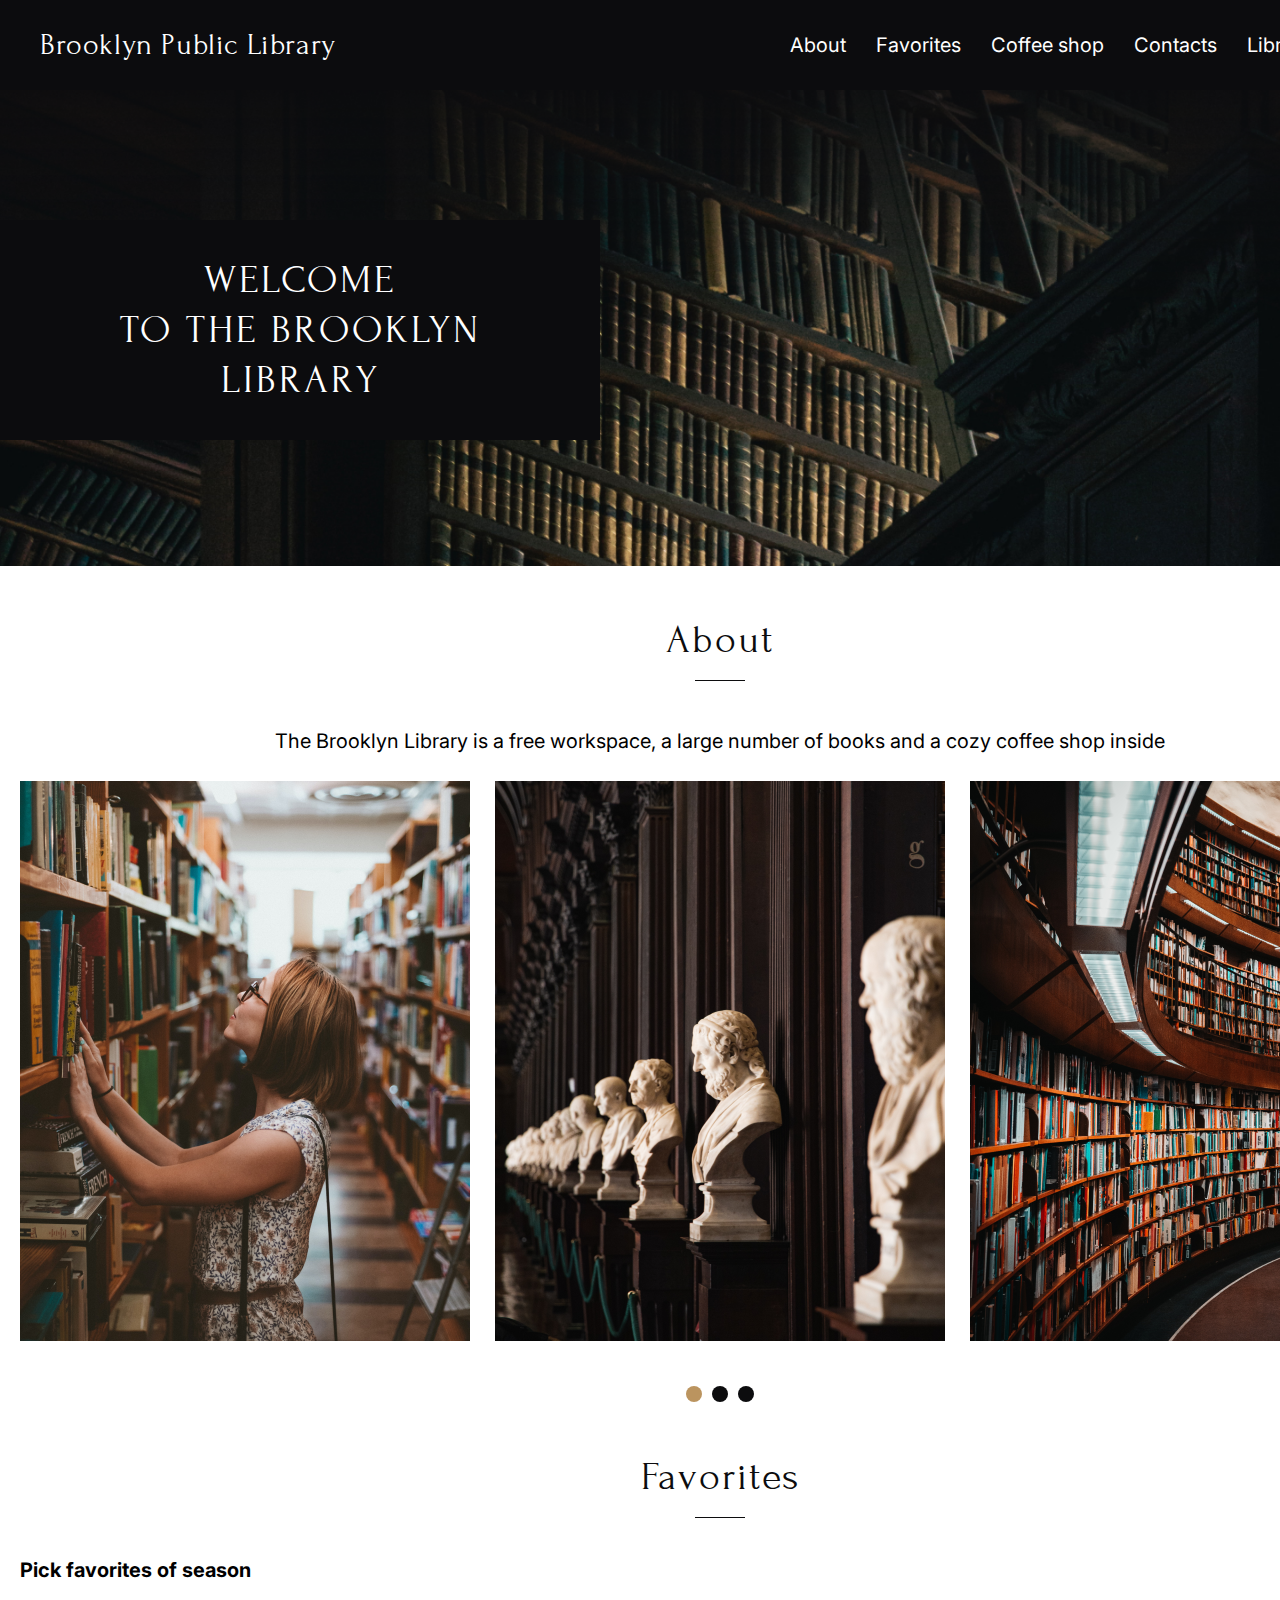
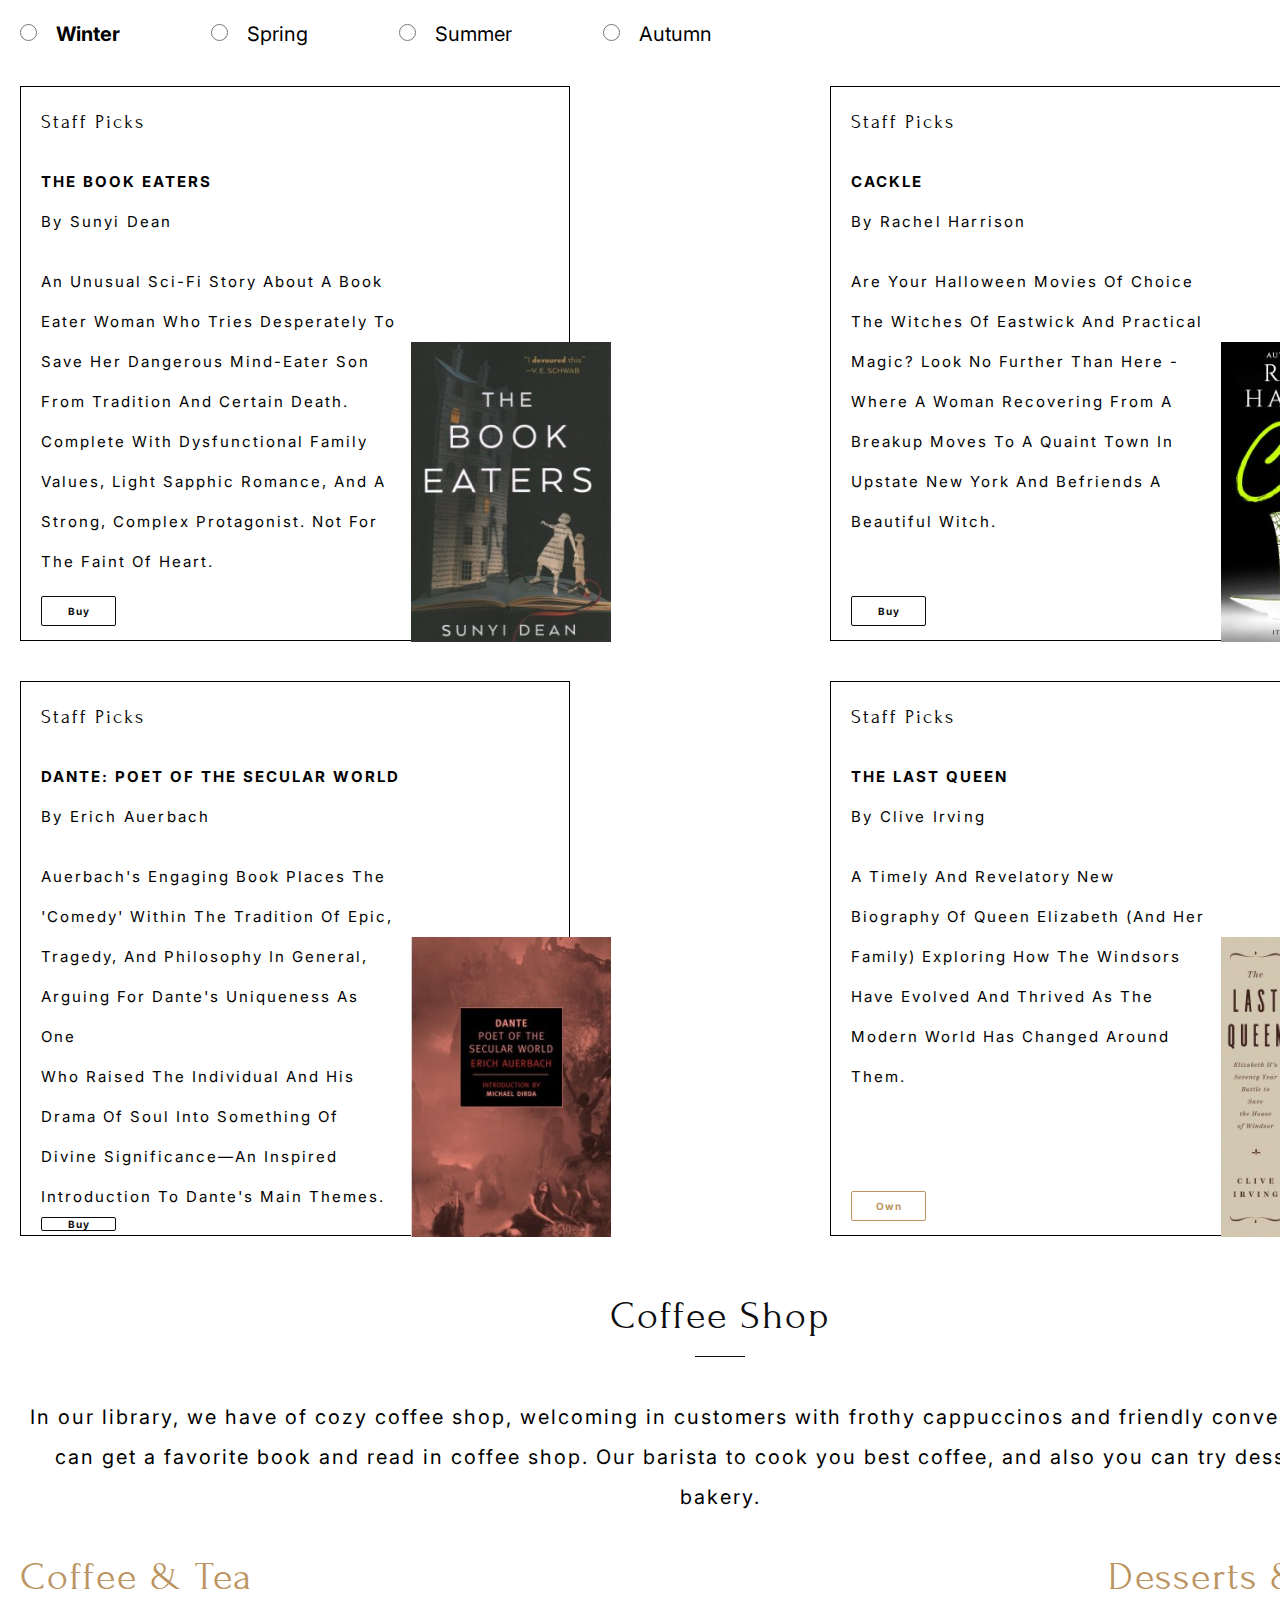
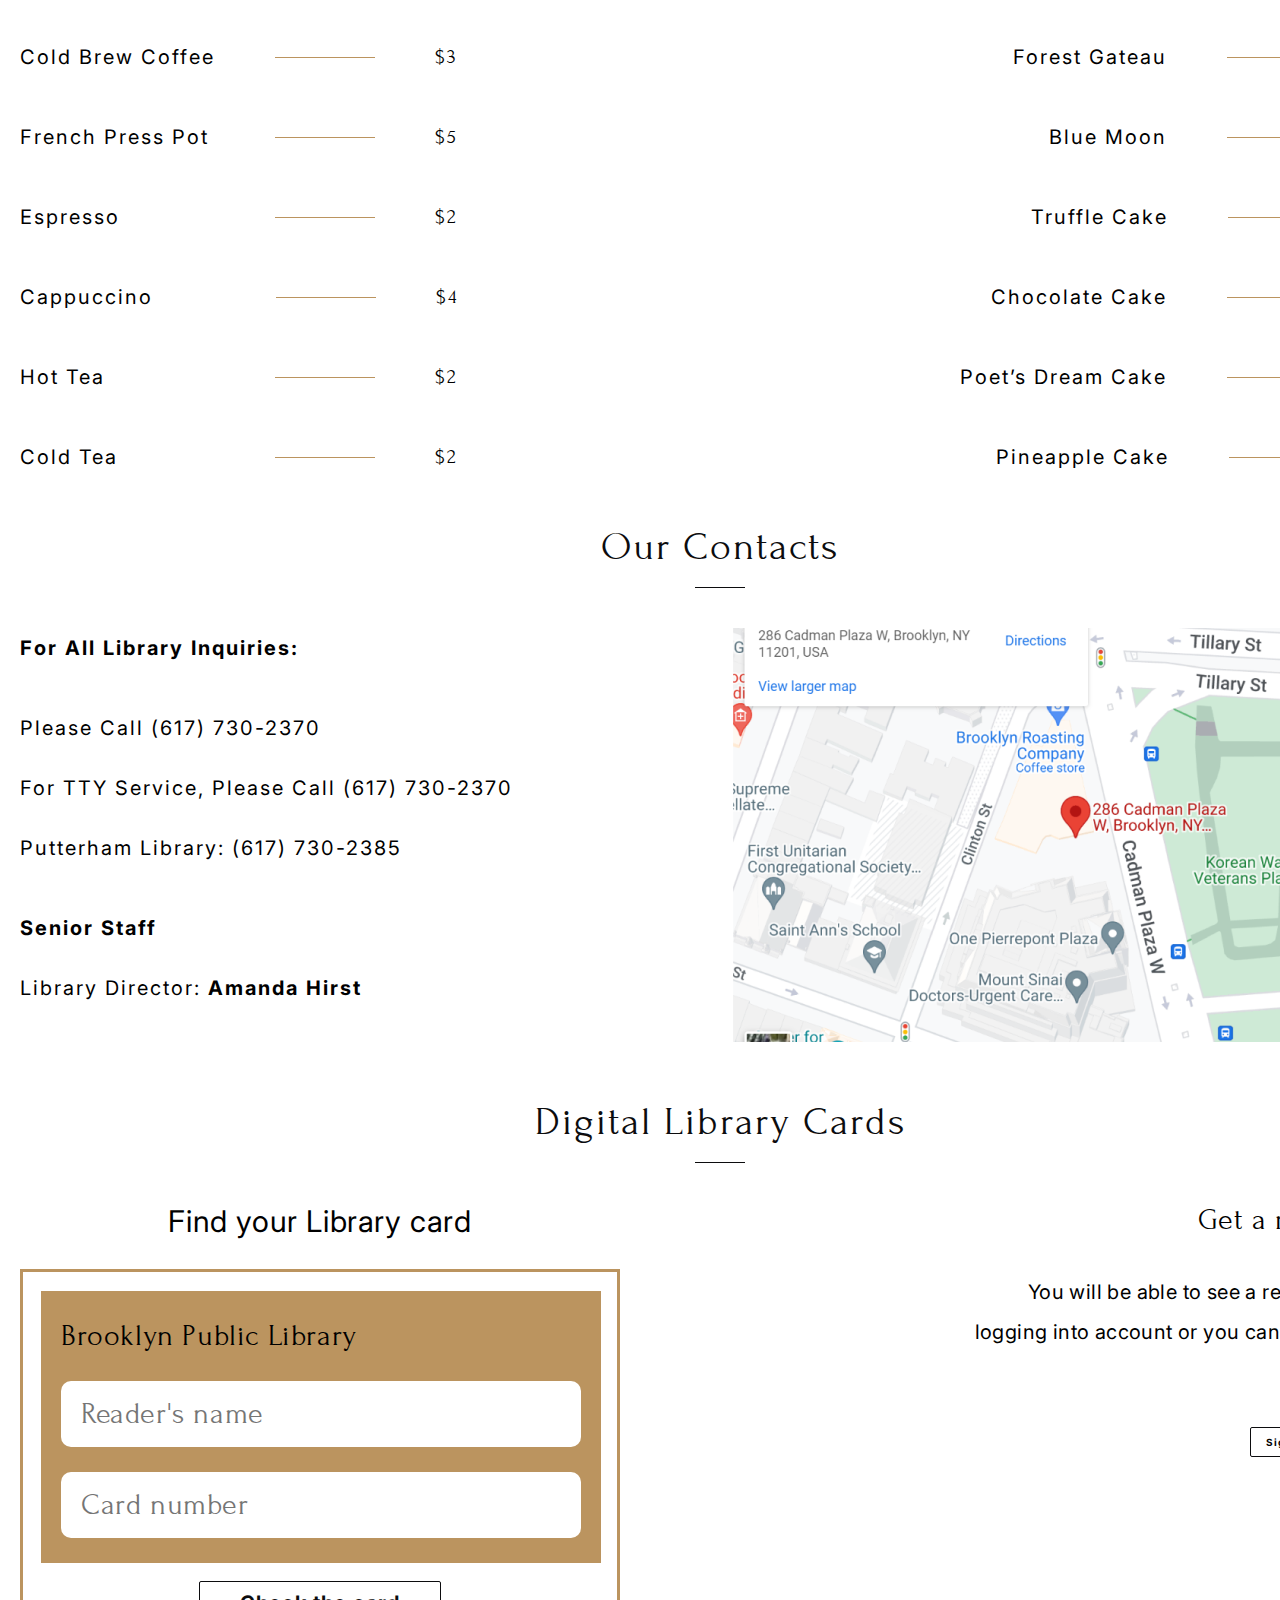
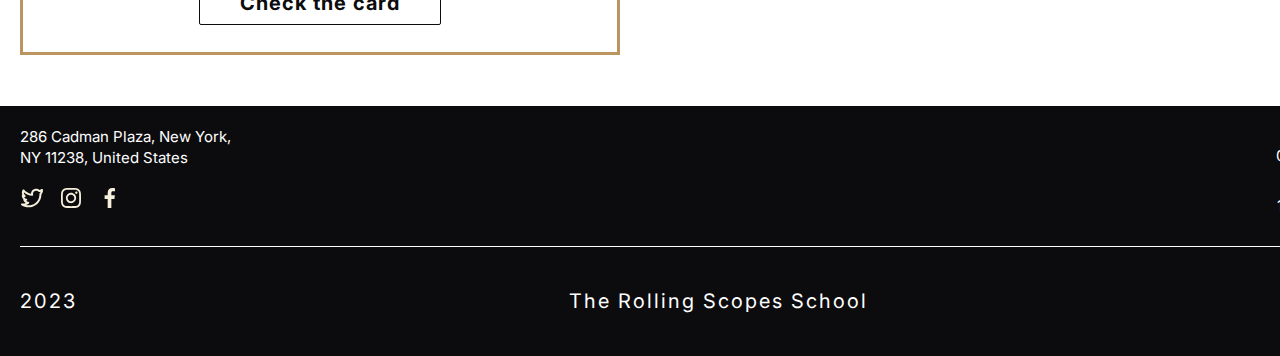
<file: library/index.html>
<!DOCTYPE html>
<html lang="en">
<head>
    <meta charset="UTF-8">
    <meta name="viewport" content="width=device-width, initial-scale=1.0">
    <link rel="preconnect" href="https://fonts.googleapis.com">
    <link rel="preconnect" href="https://fonts.gstatic.com" crossorigin>
    <link href="https://fonts.googleapis.com/css2?family=Forum&family=Inter:wght@400;700&display=swap" rel="stylesheet">    
    <link rel="stylesheet" href="style.css">
    <title>Document</title>
    <link type="image/x-icon" rel="icon" href="icons/favicon.ico">
</head>
<body>
    <header class="header">
        <div class="header__head">
        <div class="container">
            <div class="header__wrapper">
            <h1 class="header__title title">Brooklyn Public Library</h1>
            <div class="header__wrapper_small">
            <nav class="header__navigation">
                <ul class="header__list">
                    <li class="header__items"> <a href="#about">About</a> </li>
                    <li class="header__items"> <a href="#favorites">Favorites</a> </li>
                    <li class="header__items"> <a href="#coffee">Coffee shop</a></li>
                    <li class="header__items"> <a href="#contact">Contacts</a> </li>
                    <li class="header__items"> <a href="#library">Library Card</a> </li>
                </ul>
            </nav>
            <div class="header__icon"> <img src="icons/Subtract.svg" alt="icon">
            </div>
        </div>
        </div>
    </div>
        </div>
        <section class="welcome">
            <div class="container welcome__container">
                <div class="welcome__wrapper">
                    <h2 class="welcome__title title"> Welcome  <br> to the Brooklyn <br> Library</h2>
                </div>
            </div>
        </section>

    </header>
    <main class="main">
        <section class="about" id="about">
            <div class="container">
                <div class="about__wrapper">
                    <h2 class="about__title title">About</h2>
                    <div class="about__line line"></div>
                    <div class="subtitle">The Brooklyn Library is a free workspace, a large number of books and a cozy coffee shop inside </div>
                    <div class="about__carousel">
                        <div class="about__items"> <img src="img/about1.png" alt="girl" class="about__img"></div>
                        <div class="about__items"> <img src="img/about2.png" alt="statue" class="about__img"></div>
                        <div class="about__items"> <img src="img/about3.png" alt="books" class="about__img"></div>
                    </div>
                    <div class="pagination">
                        <span class="pagination__items active"> </span>
                        <span class="pagination__items"> </span>
                        <span class="pagination__items"> </span>
                    </div>
                </div>
            </div>
        </section>
        <section class="favorites" id="favorites">
            <div class="container">
                <div class="favorites__wrapper">
                <h2 class="favorites__title title">Favorites</h2>
                <div class="favorites__line line"></div>
                <div class="favorites__subtitle">Pick favorites of season</div>
            <div class="favorites__season">
                <form action="#" class="favorite__form">
                <input type="radio" id="winter" name="season" value="winter">
                <label for="winter" class="favorite__formSeason season__active">Winter</label>
                <input type="radio" id="spring" name="season" value="spring">
                <label for="spring" class="favorite__formSeason">Spring</label>
                <input type="radio" id="summer" name="season" value="summer">
                <label for="summer" class="favorite__formSeason">Summer</label>
                <input type="radio" id="autumn" name="season" value="autumn">
                <label for="autumn" class="favorite__formSeason">Autumn</label>
                </form>
            </div>
            <div class="favorites__books books books__winter">
                <div class="booksWrapper">
                    <div class="booksStaff">Staff Picks</div>
                    <div class="books__line"></div>
                        <h3 class="booksName"> The Book Eaters <br>
                           <span>By Sunyi Dean</span></h3>
                                <div class="booksInf"> An unusual sci-fi story about a book eater woman who tries desperately to save her dangerous
                                    mind-eater son from tradition and certain death. Complete with dysfunctional family values, light Sapphic romance,
                                    and a strong, complex protagonist. Not for the faint of heart.
                                </div>
                                <button type="button" class="booksBuy">Buy</button>
                                <div class="booksImg"> <img src="img/winter1.png" alt="The Book Eaters"></div>
                    </div>
                <div class="booksWrapper">
                    <div class="booksStaff">Staff Picks</div>
                    <div class="books__line"></div>
                        <h3 class="booksName">Cackle <br>
                           <span>By Rachel Harrison</span> </h3>
                                <div class="booksInf">Are your Halloween movies of choice The Witches of Eastwick and Practical Magic?
                                    Look no further than here - where a woman recovering from a breakup moves to a quaint town in upstate
                                    New York and befriends a beautiful witch.
                                </div>
                                <button type="button" class="booksBuy">Buy</button>
                                <div class="booksImg"> <img src="img/winter2.png" alt="Cackle"></div>
                    </div>
                    <div class="booksWrapper">
                        <div class="booksStaff">Staff Picks</div>
                        <div class="books__line"></div>
                            <h3 class="booksName"> Dante: Poet of the Secular World <br>
                                <span>By Erich Auerbach </span></h3>
                                    <div class="booksInf booksInf3"> Auerbach's engaging book places the 'Comedy' within the tradition of epic,
                                        tragedy, and philosophy in general, arguing for Dante's uniqueness
                                        as one <br> who raised the individual and his drama of soul into something of
                                        divine significance—an inspired introduction to Dante's main themes. </div>
                                    <button type="button" class="booksBuy">Buy</button>
                                    <div class="booksImg"> <img src="img/winter3.png" alt="Dante"></div>
                    </div>
                <div class="booksWrapper">
                    <div class="booksStaff">Staff Picks</div>
                    <div class="books__line"></div>
                        <h3 class="booksName">The Last Queen <br>
                           <span>By Clive Irving</span> </h3>
                                <div class="booksInf"> A timely and revelatory new biography of Queen Elizabeth (and her family)
                                    exploring how the Windsors have evolved and thrived as the modern world has changed around them.
                                </div>
                                <button type="button" class="booksOwn" disabled>  Own </button>
                                <div class="booksImg"> <img src="img/winter4.png" alt="The Last Queen"></div>
                             </div>
            </div>
            <div class="favorites__books books books__spring">
                <div class="booksWrapper">
                    <div class="booksStaff">Staff Picks</div>
                    <div class="books__line"></div>
                        <h3 class="booksName">The Body <br>
                            By Stephen King</h3>
                                <div class="booksInf"> Powerful novel that takes you back to a nostalgic time, exploring 
                                    both the beauty and danger and loss of innocence that is youth.
                                </div>
                                <button type="button" class="booksBuy">Buy</button>
                                <div class="booksImg"> <img src="img/spring1.png" alt="The Body"></div>
                    </div>
                <div class="booksWrapper">
                    <div class="booksStaff">Staff Picks</div>
                    <div class="books__line"></div>
                        <h3 class="booksName">Carry: A Memoir of Survival on Stolen Land<br>
                            By Toni Jenson </h3>
                                <div class="booksInf">This memoir about the author's relationship with gun violence 
                                    feels both expansive and intimate, resulting in a lyrical indictment of the way things are.
                                </div>
                                <button type="button" class="booksBuy">Buy</button>
                                <div class="booksImg"> <img src="img/spring2.png" alt="Carry"></div>
                    </div>
                    <div class="booksWrapper">
                        <div class="booksStaff">Staff Picks</div>
                        <div class="books__line"></div>
                            <h3 class="booksName"> Days of Distraction <br>
                                By Alexandra Chang </h3>
                                    <div class="booksInf"> A sardonic view of Silicon Valley culture, a meditation on race,
                                         and a journal of displacement and belonging, all in one form-defying package of spare prose. </div>
                                         <button type="button" class="booksBuy">Buy</button>
                                    <div class="booksImg"> <img src="img/spring3.png" alt="Days of Distraction"></div>
                    </div>
                <div class="booksWrapper">
                    <div class="booksStaff">Staff Picks</div>
                    <div class="books__line"></div>
                        <h3 class="booksName">Dominicana<br>
                            By Angie Cruz</h3>
                                <div class="booksInf"> A fascinating story of a teenage girl who marries a man twice her age with the promise to bring her to America.
                                     Her marriage is an opportunity for her family to eventually immigrate. For fans of Isabel Allende and Julia Alvarez.
                                </div>
                                <button type="button" class="booksOwn" disabled>  Own </button>
                                <div class="booksImg"> <img src="img/spring4.png" alt="Dominicana"></div>
                             </div>
            </div>
            <div class="favorites__books books books__summer">
                <div class="booksWrapper">
                    <div class="booksStaff">Staff Picks</div>
                    <div class="books__line"></div>
                        <h3 class="booksName">Crude: A Memoir <br>
                            By Pablo Fajardo & ​​Sophie Tardy-Joubert</h3>
                                <div class="booksInf"> Drawing and color by Damien Roudeau | This book illustrates 
                                    the struggles of a group of indigenous Ecuadoreans as they try to sue the ChevronTexaco company 
                                    for damage their oil fields did to the Amazon and her people
                                </div>
                                <button type="button" class="booksBuy">Buy</button>
                                <div class="booksImg"> <img src="img/summer1.png" alt="Crude: A Memoir"></div>
                    </div>
                <div class="booksWrapper">
                    <div class="booksStaff">Staff Picks</div>
                    <div class="books__line"></div>
                        <h3 class="booksName">Let My People Go Surfin<br>
                            By Yvon Chouinard </h3>
                                <div class="booksInf"> Chouinard—climber, businessman, environmentalist—shares tales of courage and persistence 
                                    from his experience of founding and leading Patagonia, Inc. 
                                    Full title: Let My People Go Surfing: The Education of a Reluctant Businessman, Including 10 More Years of Business Unusual.
                                </div>
                                <button type="button" class="booksBuy">Buy</button>
                                <div class="booksImg"> <img src="img/summer2.png" alt="Let My People Go Surfin"></div>
                    </div>
                    <div class="booksWrapper">
                        <div class="booksStaff">Staff Picks</div>
                        <div class="books__line"></div>
                            <h3 class="booksName"> The Octopus Museum: Poems <br>
                                By Brenda Shaughnessy </h3>
                                    <div class="booksInf"> This collection of bold and scathingly beautiful feminist poems 
                                        imagines what comes after our current age of environmental destruction, racism, sexism, and divisive politics. </div>
                                    <a href="#" class="booksBuy">Buy</a>
                                    <div class="booksImg"> <img src="img/summer3.png" alt="The Octopus Museum: Poems"></div>
                    </div>
                <div class="booksWrapper">
                    <div class="booksStaff">Staff Picks</div>
                    <div class="books__line"></div>
                        <h3 class="booksName">Shark Dialogues: A Novel<br>
                            By Kiana Davenport</h3>
                                <div class="booksInf"> An epic saga of seven generations of one family encompasses the tumultuous history of Hawaii as a Hawaiian woman gathers 
                                    her four granddaughters together in an erotic tale of villains and dreamers, queens and revolutionaries, lepers and healers.
                                </div>
                                <button type="button" class="booksBuy">Buy</button>
                                <div class="booksImg"> <img src="img/summer4.png" alt="Shark Dialogues: A Nove"></div>
                             </div>
            </div>
            <div class="favorites__books books books__autumn">
                <div class="booksWrapper">
                    <div class="booksStaff">Staff Picks</div>
                    <div class="books__line"></div>
                        <h3 class="booksName">Casual Conversation<br>
                            By Renia White</h3>
                                <div class="booksInf"> White's impressive debut collection takes readers through and beyond the concepts of conversation and the casual -
                                     both what we say to each other and what we don't, examining the possibilities around how we construct and communicate identity.
                                </div>
                                <a href="#" class="booksBuy">Buy</a>
                                <div class="booksImg"> <img src="img/autumn1.png" alt="Casual Conversation"></div>
                    </div>
                <div class="booksWrapper">
                    <div class="booksStaff">Staff Picks</div>
                    <div class="books__line"></div>
                        <h3 class="booksName">The Great Fire<br>
                            By Lou Ureneck </h3>
                                <div class="booksInf"> The harrowing story of an ordinary American and a principled Naval officer who, horrified by the burning of Smyrna,
                                    led an extraordinary rescue effort that saved a quarter of a million refugees from the Armenian Genocide
                                </div>
                                <button type="button" class="booksBuy">Buy</button>
                                <div class="booksImg"> <img src="img/autumn2.png" alt="The Great Fire"></div>
                    </div>
                    <div class="booksWrapper">
                        <div class="booksStaff">Staff Picks</div>
                        <div class="books__line"></div>
                            <h3 class="booksName"> Rickey: The Life and Legend <br>
                                By Howard Bryant </h3>
                                    <div class="booksInf"> With the fall rolling around, one can't help but think of baseball's postseason coming up! And what better
                                        way to prepare for it than reading the biography of one of the game's all-time greatest performers, the Man of Steal, Rickey Henderson?</div>
                                    <a href="#" class="booksBuy">Buy</a>
                                    <div class="booksImg"> <img src="img/autumn3.png" alt="Rickey: The Life and Legend"></div>
                    </div>
                <div class="booksWrapper">
                    <div class="booksStaff">Staff Picks</div>
                    <div class="books__line"></div>
                        <h3 class="booksName">Slug: And Other Stories<br>
                            By Megan Milks</h3>
                                <div class="booksInf"> Exes Tegan and Sara find themselves chained together by hairballs of codependency.
                                    A father and child experience the shared trauma of giving birth to gods from their wounds.
                                </div>
                                <button type="button" class="booksBuy">Buy</button>
                                <div class="booksImg"> <img src="img/autumn4.png" alt="Slug: And Other Stories"></div>
                             </div>
            </div>
        </div>
            </div>
        </section>
        <section class="coffeeShop" id="coffee">
            <div class="container">
                <div class="coffeeShop__wrapper">
                    <h2 class="coffeeShop__title title">Coffee shop</h2>
                    <div class="coffeeShop__line line"></div>
                    <div class="coffeeShop__subtitle subtitle">In our library, we have of cozy coffee shop, welcoming in customers with frothy cappuccinos and friendly conversation.
                        You can get a favorite book and read in coffee shop. Our barista to cook you best coffee, and also you can try desserts from bakery.</div>
               <div class="coffeeShop__menu">
                <div class="coffeeShop__items">
                    <h3 class="coffeeShop__dishTitle">Coffee & Tea </h3>
                    <div class="coffeeShop__dishItems coffeeShop__dishItems_left">
                        <h4 class="coffeeShop__dishSubtitle">Cold Brew Coffee</h4>
                        <div class="coffeeShop__dishLine"></div>
                        <div class="coffeeShop__dishPrice">$3</div>
                    </div>
                    <div class="coffeeShop__dishItems coffeeShop__dishItems_left">
                        <h4 class="coffeeShop__dishSubtitle">French Press Pot</h4>
                        <div class="coffeeShop__dishLine"></div>
                        <div class="coffeeShop__dishPrice">$5</div>
                    </div>
                    <div class="coffeeShop__dishItems coffeeShop__dishItems_left">
                        <h4 class="coffeeShop__dishSubtitle">Espresso</h4>
                        <div class="coffeeShop__dishLine"></div>
                        <div class="coffeeShop__dishPrice">$2</div>
                    </div>
                    <div class="coffeeShop__dishItems coffeeShop__dishItems_left">
                        <h4 class="coffeeShop__dishSubtitle">Cappuccino</h4>
                        <div class="coffeeShop__dishLine"></div>
                        <div class="coffeeShop__dishPrice">$4</div>
                    </div>
                    <div class="coffeeShop__dishItems coffeeShop__dishItems_left">
                        <h4 class="coffeeShop__dishSubtitle">Hot tea</h4>
                        <div class="coffeeShop__dishLine"></div>
                        <div class="coffeeShop__dishPrice">$2</div>
                    </div>
                    <div class="coffeeShop__dishItems coffeeShop__dishItems_left">
                        <h4 class="coffeeShop__dishSubtitle">Cold tea</h4>
                        <div class="coffeeShop__dishLine"></div>
                        <div class="coffeeShop__dishPrice">$2</div>
                    </div>
                </div>
                <div class="coffeeShop__items coffeeShop__items_right">
                    <h3 class="coffeeShop__dishTitle">Desserts & Cakes  </h3>
                    <div class="coffeeShop__dishItems">
                        <h4 class="coffeeShop__dishSubtitle">Forest Gateau</h4>
                        <div class="coffeeShop__dishLine"></div>
                        <div class="coffeeShop__dishPrice">$16</div>
                    </div>
                    <div class="coffeeShop__dishItems">
                        <h4 class="coffeeShop__dishSubtitle">Blue Moon</h4>
                        <div class="coffeeShop__dishLine"></div>
                        <div class="coffeeShop__dishPrice">$16</div>
                    </div>
                    <div class="coffeeShop__dishItems">
                        <h4 class="coffeeShop__dishSubtitle">Truffle Cake</h4>
                        <div class="coffeeShop__dishLine"></div>
                        <div class="coffeeShop__dishPrice">$15</div>
                    </div>
                    <div class="coffeeShop__dishItems">
                        <h4 class="coffeeShop__dishSubtitle">Chocolate Cake</h4>
                        <div class="coffeeShop__dishLine"></div>
                        <div class="coffeeShop__dishPrice">$18</div>
                    </div>
                    <div class="coffeeShop__dishItems">
                        <h4 class="coffeeShop__dishSubtitle">Poet’s Dream Cake</h4>
                        <div class="coffeeShop__dishLine"></div>
                        <div class="coffeeShop__dishPrice">$16</div>
                    </div>
                    <div class="coffeeShop__dishItems">
                        <h4 class="coffeeShop__dishSubtitle">Pineapple Cake</h4>
                        <div class="coffeeShop__dishLine"></div>
                        <div class="coffeeShop__dishPrice">$14</div>
                    </div>
                </div>
               </div>
                    </div>
            </div>
        </section>
        <section class="contact" id="contact">
            <div class="container">
                <div class="contact__wrapper">
                    <h2 class="contact__title title">Our Contacts</h2>
                    <div class="contact__line line"></div>
                    <div class="contact__infWrapper">
                        <div class="contact__infContact">
                        <h4 class="contact__subtitle">For all Library inquiries:</h4>
                        <div class="contact__call contact_fz20">Please call <a href="tel:6177302370">(617) 730-2370</a></div>
                        <div class="contact__callTyy contact_fz20">For TTY service, please call <a href="tel:6177302370">(617) 730-2370</a></div>
                        <div class="contact__library contact_fz20">Putterham Library: <a href="tel:6177302385">(617) 730-2385</a> </div>
                        <h4 class="contact__subtitle contact__subtitle_m">Senior Staff</h4>
                        <div class="contact__director contact_fz20">Library Director: <a href="mailto:AmandaHirst@gmail.com">Amanda Hirst</a></div>
                    </div>
                    <div class="contact__infMap">
                        <img src="img/map.png" alt="map">
                    </div>
                    </div>

                </div>
            </div>
        </section>
        <section class="libraryCard" id="library">
            <div class="container">
                <div class="libraryCard__wrapper">
                    <h2 class="libraryCard__title title">Digital Library Cards</h2>
                    <div class="libraryCard__line line"></div>
                    <div class="libraryCard__container">
                        <div class="libraryCard__items">
                            <h3 class="libraryCard__subtitle">Find your Library card</h3>
                            <div class="libraryCard__searchWrapper">
                            <form action="#" class="form">
                                <div class="form__color">
                                <div class="form__title">Brooklyn Public Library</div>
                                <input type="text" class="form__name" name="name"  placeholder="Reader's name" required pattern="^[a-zA-Z]+$">
                                <input type="text" class="form__number" name="number" placeholder="Card number" required pattern="^[a-zA-Z][0-9]+$">
                            </div>
                                <button type="button" class="from__button">Check the card</button>
                            </form>
                            </div>
                        </div>
                        <div class="libraryCard__items">
                            <h4 class="libraryCard__subsubtitle">Get a reader card</h4>
                            <div class="libraryCard__inf">You will be able to see a reader 
                                card after logging into account or you can register a new account</div>
                        <div class="libraryCard__buttons">
                            <button class="btn__sign btn">Sign Up</button>
                            <button class="btn__log btn">Log in</button>
                        </div>
                        </div>
                    </div>
                </div>
            </div>
        </section>
    </main>
    <div class="footer">
        <div class="container">
            <div class="footer__wrapper">
                <div class="footer__address">
                    <a href="https://goo.gl/maps/3po2JJEZiawG88YS6"> 286 Cadman Plaza, New York, NY 11238, United States</a>
                        <ul class="footer__social">
                        <li><a href="https://twitter.com/i/flow/login" class="footer__twi"> <img src="icons/twi.svg" alt="twitter">
                        </a></li>
                        <li><a href="https://www.instagram.com/" class="footer__ins"> <img src="icons/ins.svg" alt="instagram">
                        </a></li>
                        <li> <a href="https://www.facebook.com/" class="footer__face"> <img src="icons/face.svg" alt="facebook">
                        </a></li>
                    </ul>
                </div>
                <div class="footer__worktime">
                    <div class="footer__weekdays">
                        Mon - Fri <br>
                        08:00 am - 07:00 pm
                    </div>
                    <div class="footer__weekend">
                        Sat - Sun <br>
                        10:00 am - 06:00 pm
                    </div>
                </div>
            </div>
            <div class="footer__line">
            </div>
            <div class="footer__wrapperMini">
                <div class="footer__year">2023</div>
                <div class="footer__school"><a href="https://rs.school/js-stage0/">The Rolling Scopes School</a></div>
                <div class="footer__name"><a href="https://github.com/AnisiaK?tab=repositories">Anisiia</a></div>
            </div>
        </div>
    </div>
</body>
</html>
</file>
<file: library/style.css>
html {
    scroll-behavior: smooth;
  }

*{
    box-sizing: border-box;
    margin: 0;
    padding: 0;
    font-family: 'Inter', sans-serif;
    font-weight: 400;
}
.container{
    width: 1440px;
    margin: 0 auto;
    padding: 0 20px;
}

.header{
    height: 600px;
    background: url(img/1.png) no-repeat center/100%;
}
.header__head{
    height: 90px;
    padding: 20px;
    background-color: #0C0C0E;
}

.header__wrapper{
    display: flex;
    gap: 454px;
}

.title{
    font-family: 'Forum', cursive;
    font-weight: 400;
    font-size: 40px;
    line-height: 40px;
    letter-spacing: 2px;
    text-transform: capitalize;
    color: #0C0C0E;
}

.header__title{
    color: #FFF;
    font-size: 30px;
    line-height: 50px;
    letter-spacing: 0.6px;
}

.header__wrapper_small{
    display: flex;
    gap: 40px;
    align-items: center;
}

.header__list{
    display: flex;
    gap: 30px;
    list-style: none;
}

.header__items a{
    color: #FFFFFF;
    line-height: 50px;
    font-size: 20px;
    text-decoration: none;
}

.header__items a:hover{
    text-decoration: underline;
    width: 28px;
    height: 28px;

}

.header__icon{
    flex-shrink: 0;
    width: 28px;
    height: 28px;
}

.header__icon img{
    width: 28px;
    height: 28px;
}

.welcome__container{
    padding-top: 130px;
    padding-left: 0;

}

.welcome__wrapper{
    width: 600px;
    height: 220px;
    padding: 35px 40px;
    background-color: #0C0C0E;
    text-align: center;
}

.welcome__title{
    color: #FFF;
    line-height: 50px;
    letter-spacing: 3px;
    text-transform: uppercase;
}

.about{
    height: 837px;
    padding: 20px 0 40px 0;
}



.about__wrapper, .coffeeShop__wrapper, .contact__wrapper, .libraryCard__wrapper{
    display: flex;
    flex-direction: column;
    justify-content: center;
    align-items: center;
}

.line{
    width: 50px;
    height: 1px;
    background-color:#0C0C0E;
    margin-top: 20px;
}


.subtitle{
    color: #000;
    font-size: 20px;
    line-height: 40px;
    margin-top: 40px;
}

.about__carousel{
    display: flex;
    gap: 25px;
    margin-top: 20px;
}

.about__items{
    width: 450px;
    height: 560px;
}

.about__items img{
    width: 100%;
}

.pagination{
    display: flex;
    margin-top: 40px;
}

.pagination__items{
    flex-shrink: 0;
    width: 26px;
    height: 26px;
    position: relative;
    cursor: pointer;
}

.pagination__items::before{
    content:"";
    position: absolute;
    top: 50%;
    left: 50%;
    width: 16px;
    height: 16px;
    border-radius: 50%;
    background-color: #0C0C0E;
    transform: translate(-50%, -50%);


}
.pagination__items a{
    display: block;
    text-decoration: none;
    width: 16px;
    height: 16px;
    border-radius: 50%;
    background-color: #0C0C0E;
    margin: 10px;
}

.pagination__items.active::before{
    content:"";
    background-color: #BB945F;
}

.favorites{
    padding: 20px 0 40px 0;
}

.favorites__wrapper{
    display: flex;
    flex-direction: column;
    justify-content: center;
}
.favorites__subtitle{
    margin-top: 40px;
    font-size: 20px;
    font-weight: 700;
    line-height: normal
}

.favorite__form input{
    width: 17px;
    height: 17px;
    font-weight: 900;
}

.favorite__formSeason {
    font-size: 20px;
    font-style: normal;
    line-height: normal;
    margin-left: 10px;
    padding: 5px;
    cursor: pointer;
}

.season__active{
    font-weight: 700;
}


.favorite__form input{
    margin-left: 82px;
    padding: 5px;
    cursor: pointer;
}

.favorite__form input:first-child{
    margin-left: 0;
}

.books{
    display: flex;
    flex-wrap: wrap;
    justify-content: space-between;
    margin-top: 40px;
}

.booksWrapper{
    width: 550px;
    height: 555px;
    border: 1px solid #000;
    display: flex;
    flex-direction: column;
    padding-bottom: 14px;
    position: relative;
    margin-bottom: 0;
}

.booksWrapper:nth-child(2){
    margin-right: 40px;
}

.booksWrapper:nth-child(3){
    margin-top: 40px;
}

.booksWrapper:nth-child(4){
    margin-top: 40px;
    margin-right: 40px;
}

.booksStaff{
    font-size: 20px;
    font-family: 'Forum', cursive;
    line-height: 40px;
    letter-spacing: 2px;
    text-transform: capitalize;
    margin: 15px 0 20px 20px;
}

.booksName{
    font-size: 15px;
    font-weight: 700;
    line-height: 40px;
    letter-spacing: 2px;
    text-transform: uppercase;
    margin-left: 20px;
    margin-bottom: 20px;
}

.booksName span{
    text-transform: capitalize;
    letter-spacing: 2.2px;
}

.booksInf{
    width: 355px;
    margin-left: 20px;
    font-size: 15px;
    line-height: 40px;
    letter-spacing: 2px;
    text-transform: capitalize;
    flex-grow: 1;
}
.booksInf3{
    width: 357px;
}

.booksBuy{
    display: block;
    width: 75px;
    height: 30px;
    font-size: 10px;
    font-weight: 700;
    line-height: normal;
    letter-spacing: 1px;
    border-radius: 2px;
    border: 1px solid #0C0C0E;
    text-decoration: none;
    color: #0C0C0E;
    align-self: baseline;
    margin-left: 20px;
    background-color: #fff;
    cursor: pointer;
}

.booksBuy:hover{
    background-color: #BB945F;
    transition: all ease-in 0.7s;

}

.booksOwn{
    color: #BB945F;
    font-size: 10px;
    font-weight: 700;
    line-height: normal;
    letter-spacing: 1px;
    border-radius: 2px;
    border: 1px solid #BB945F;
    width: 75px;
    height: 30px;
    cursor: pointer;
    margin-left: 20px;
    background-color: #fff;

}

.booksImg{
    position: absolute;
    top: 255px;
    left: 390px;
}

.books__autumn{
    display: none;
}

.books__summer{
    display: none;
}

.books__spring{
    display: none;
}

.coffeeShop{
    padding: 20px 0 40px 0;
    height: 841px;
}

.favorites__title, .favorites__line, .coffeeShop__title, .coffeeShop__line, .contact__title, .contact__line, .libraryCard__title, .libraryCard__line {
    align-self: center;
}

.favorites__season{
    margin-top: 40px;
}

.coffeeShop__subtitle{
    letter-spacing: 2px;
    text-align: center;
}

.coffeeShop__menu{
    display: flex;
    justify-content: space-between;
    margin-top: 40px;
}

.coffeeShop__wrapper, .contact__wrapper, .libraryCard__wrapper {
    align-items:normal;
}

.coffeeShop__dishTitle{
    font-family: 'Forum', cursive;
    color: #BB945F;
    font-size: 40px;
    font-weight: 400;
    line-height: 40px;
    letter-spacing: 2px;
    text-transform: capitalize;
}
.coffeeShop__dishItems{
    display: flex;
    margin-top: 40px;
}

.coffeeShop__dishSubtitle{
    font-size: 20px;
    line-height: 40px;
    letter-spacing: 2px;
    text-transform: capitalize;
    margin-right: 60px;
}
.coffeeShop__dishLine{
    width: 100px;
    height: 1px;
    background-color: #BB945F;
    margin-right: 60px;
    align-self:center;
}

.coffeeShop__dishPrice{
    font-family: 'Forum', cursive;
    font-size: 20px;
    line-height: 40px;
    letter-spacing: 2px;
    text-transform: capitalize;

}

.coffeeShop__dishItems_left .coffeeShop__dishSubtitle{
    flex-grow: 1;
}

.coffeeShop__items_right .coffeeShop__dishItems{
    justify-content: flex-end;
}

.contact{
    height: 575px;
    padding: 10px 0 40px 0;
}

.contact__infWrapper{
    display: flex;
    justify-content: space-between;
    margin-top: 40px;
}

.contact__subtitle{
    font-size: 20px;
    font-weight: 700;
    line-height: 40px;
    letter-spacing: 2px;
    text-transform: capitalize;
}

.contact_fz20{
    font-size: 20px;
    line-height: 40px;
    letter-spacing: 2px;
    text-transform: capitalize;
}

.contact__call, .contact__subtitle_m{
    margin-top: 40px;
}

.contact__call a, .contact__callTyy a, .contact__library a{
    color:#000;
    text-decoration: none;
}

.contact__callTyy, .contact__library, .contact__director{
    margin-top: 20px;
}

.contact__director a{
    color:#000;
    text-decoration: none;
    font-weight: 700;
}

.contact__infMap{
    width: 696px;
    height: 414px;
}

.contact__infMap img{
    width: 100%;
}

.libraryCard {
    height: 614px;
    padding: 10px 0 41px 0;
}

.libraryCard__container{
    display: flex;
    margin-top: 40px;
    justify-content: space-between;
}

.libraryCard__subtitle{
    font-size: 30px;
    line-height: normal;
    letter-spacing: 0.6px;
    text-align: center;
}

.libraryCard__items:nth-child(2){
    display: flex;
    flex-direction: column;
    align-items: flex-end;
}

.libraryCard__subsubtitle{
    font-family: 'Forum', cursive;
    font-size: 30px;
    line-height: normal;
    letter-spacing: 0.6px;
}

.libraryCard__inf{
    margin-top: 35px;
    width: 456px;
    text-align: right;
    font-size: 20px;
    line-height: 40px;
    letter-spacing: 0.4px;
}

.libraryCard__buttons{
    display: flex;
    gap: 20px;
    margin-top: 35px;
}

.btn{
    width: 75px;
    height: 30px;
    background-color:#FFF;
    border-radius: 2px;
    border: 1px solid #0C0C0E;
    font-size: 10px;
    font-weight: 700;
    line-height: normal;
    letter-spacing: 1px;
    cursor: pointer;
}

.btn:hover{
    background-color: #BB945F;
    transition: all ease-in 0.7s;
}

.from__button:hover{
    background-color: #BB945F;
    transition: all ease-in 0.7s;
}

.libraryCard__searchWrapper{
    height: 386px;
    width: 600px;
    margin-top: 30px;
    border: 3px solid #BB945F;
}

.form__color{
    height: 272px;
    width: 560px;
    margin-top: 19px;
    background: #BB945F;
    margin-left: 18px;
}

.form__title{
    font-family: 'Forum', cursive;
    line-height: 50px;
    font-size: 30px;
    letter-spacing: 0.6px;
    padding: 20px 0 0 20px;
}

.form__name, .form__number{
    margin: 20px 0 0 20px;
    width: 520px;
    height: 66px;
    border-radius: 10px;
    background: #FFF;
    color: #8E8E8E;
    font-family: 'Forum', cursive;
    font-size: 30px;
    line-height: 50px;
    letter-spacing: 0.6px;
    padding-left: 20px;
    border-style: none;
}

.form__number{
    margin-top: 25px;
}

.from__button{
    display: block;
    margin: 0 auto;
    margin-top: 18px;
    padding: 9px 40px;
    border-radius: 2px;
    border: 1px solid #0C0C0E;
    color: #0C0C0E;
    font-size: 20px;
    font-weight: 700;
    line-height: normal;
    letter-spacing: 1px;
    background-color:#FFF;
    cursor: pointer;
}

.footer{
    height: 250px;
    padding: 20px 0 44px 0;
    background-color: #0C0C0E;
}

.footer__wrapper{
    display: flex;
    justify-content: space-between;
}

.footer__address{
    width: 229px;
}

.footer__address a{
    color: #FFF;
    font-size: 15px;
    line-height: 20px;
    text-decoration: none;
}

.footer__social{
    margin-top: 18px;
    display: flex;
    gap: 15px;
    list-style: none;
}

.footer__social a{
    width: 24px;
    height: 24px;
}

.footer__social img{
    width: 100%;
}

.footer__worktime, .footer__weekend{
    text-align: right;
    color: #FFF;
    font-size: 15px;
    line-height: 20px
}

.footer__weekend{
    margin-top: 10px;
}

.footer__line{
    width: 1400px;
    height: 1px;
    background-color: #fff;
    margin-top: 30px;
}

.footer__wrapperMini{
    color:#FFF;
    display: flex;
    justify-content: space-between;
    margin-top: 44px;

}

.footer__year{
    color: #FFF;
    font-size: 20px;
    line-height: 20px;
    letter-spacing: 2px;
}

.footer__school{
    padding-left: 16px;
}

.footer__school a, .footer__name a {
    color: #FFF;
    font-size: 20px;
    line-height: 20px;
    letter-spacing: 2px;
    text-decoration: none;

}

.coffeeShop__items_right{
    text-align: right;
}
</file>
